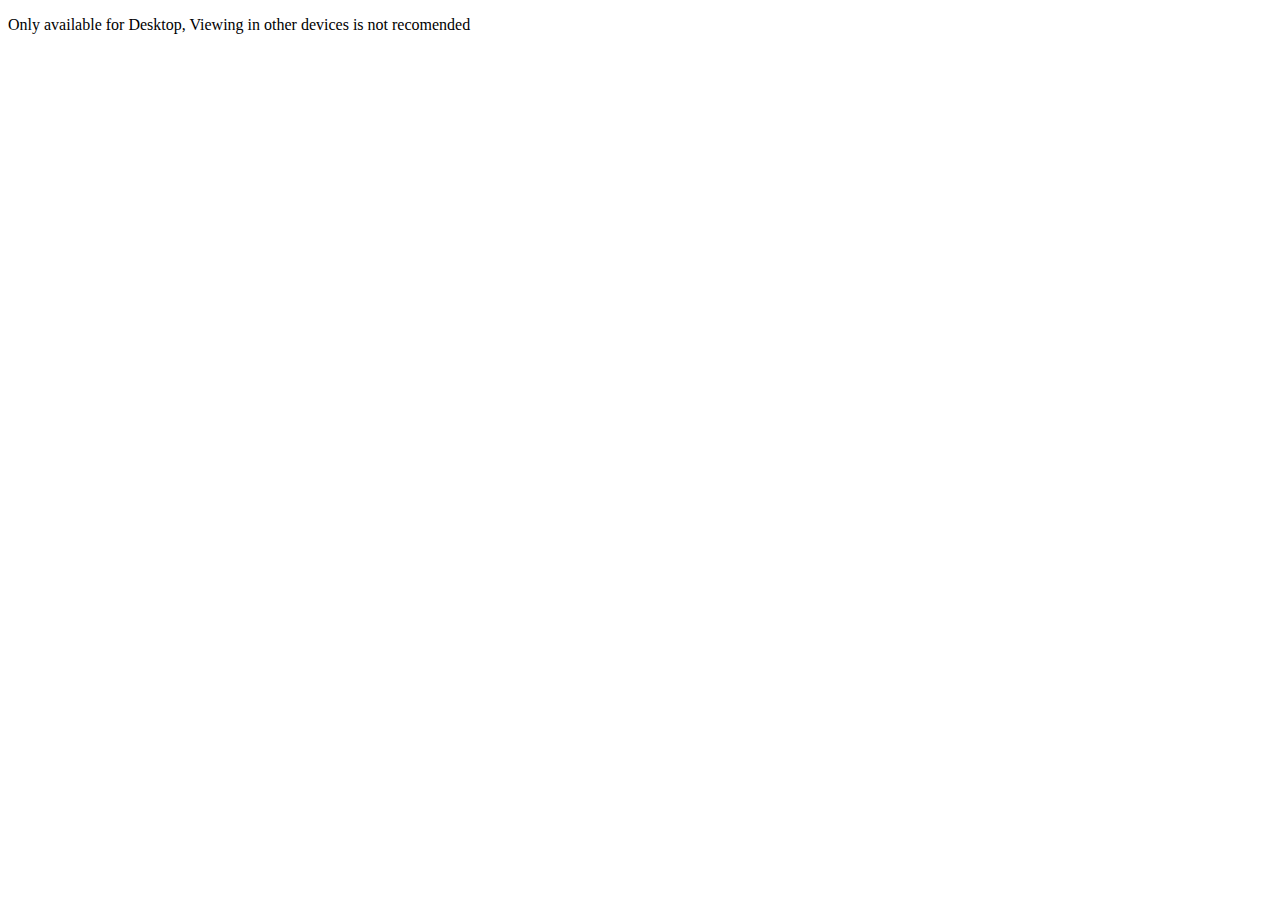
<file: index.html>
<!DOCTYPE html>
<html>
   <head>
      <title>Note</title>
      <meta http-equiv = "refresh" content = "2; url = ./Portfolio.html" />
   </head>
   <body>
        <p>Only available for Desktop, Viewing in other devices is not recomended</p>
   </body>
</html>
</file>
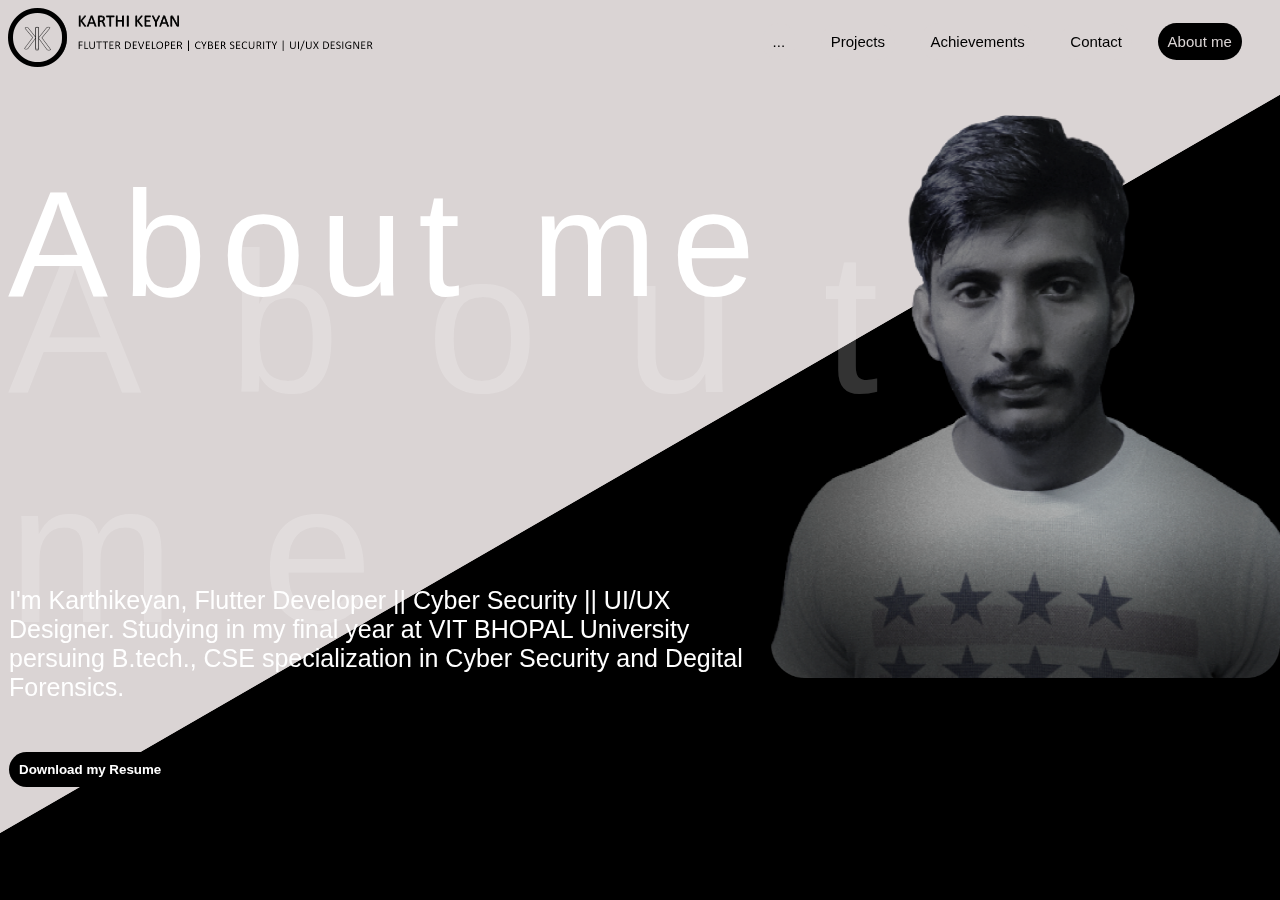
<file: Aboutme.html>
<!DOCTYPE html>

<html>
    <head>
        <meta charset="utf-8">
        <meta name="viewport" content="width=device-width">
        <title></title>
        <link rel="stylesheet" href="style.css">
    </head>
    <body style="color: black;">
        <div class="topnav">
            <section id="firstimage">
                <div class="container">
                  <img src="iCON.png">
                </div>
            </section>
            <section id="contents">
                <a href="Portfolio.html"class="btn" >
                    <div class="rounded_btn">
                        <p>...</p>
                    </div>
                    </a>
                <a href="Projects.html"class="btn">
                    <div class="rounded_btn">
                        <p>Projects</p>
                    </div>
                    </a>
                    <a href="Achievements.html"class="btn">
                        <div class="rounded_btn">
                            <p>Achievements</p>
                        </div>
                    </a>
                    <a href="Contact.html" class="btn">
                        <div class="rounded_btn">
                            <p>Contact</p>
                        </div>
                        </a>
                        <a href="#">
                            <div class="rounded_btn">
                                <p>About me</p>
                            </div>
                            </a>
            </section>
        </div>
        <div>
            <div class="Shadowstatic">
                <p>About me</p>
                
            </div>
    
            <div class="qualificationsstatic">
                <p>About me</p>
                <div class="Storiesstatic">
                    <a>I'm Karthikeyan, Flutter Developer || Cyber Security || UI/UX Designer. Studying in my final year at VIT BHOPAL University persuing B.tech., CSE specialization in Cyber Security and Degital Forensics.</a>
                    <br>
                    <a href="https://drive.google.com/file/d/1YdHaBioRBccwyQMDvZRQ1bgdNQKj4TIa/view?usp=sharing"><button class="card__buttonz" >Download my Resume</button></a>
                </div>
            </div>
            
            
            <div class="triangle-right">
                <img src="Path.png">
            </div>
        </div>
        
            
            
            <div class="triangle-right">
                <img src="Path.png">
            </div>
        </div>
        
        
        

            

       
        <div class="profile">
            <section id="secondimage">
                <div class="imagecontainer">
                  <img src="profile.png">
                </div>
            </section>
        </div>
        

        

       
        
        
    </body>
</html>
</file>
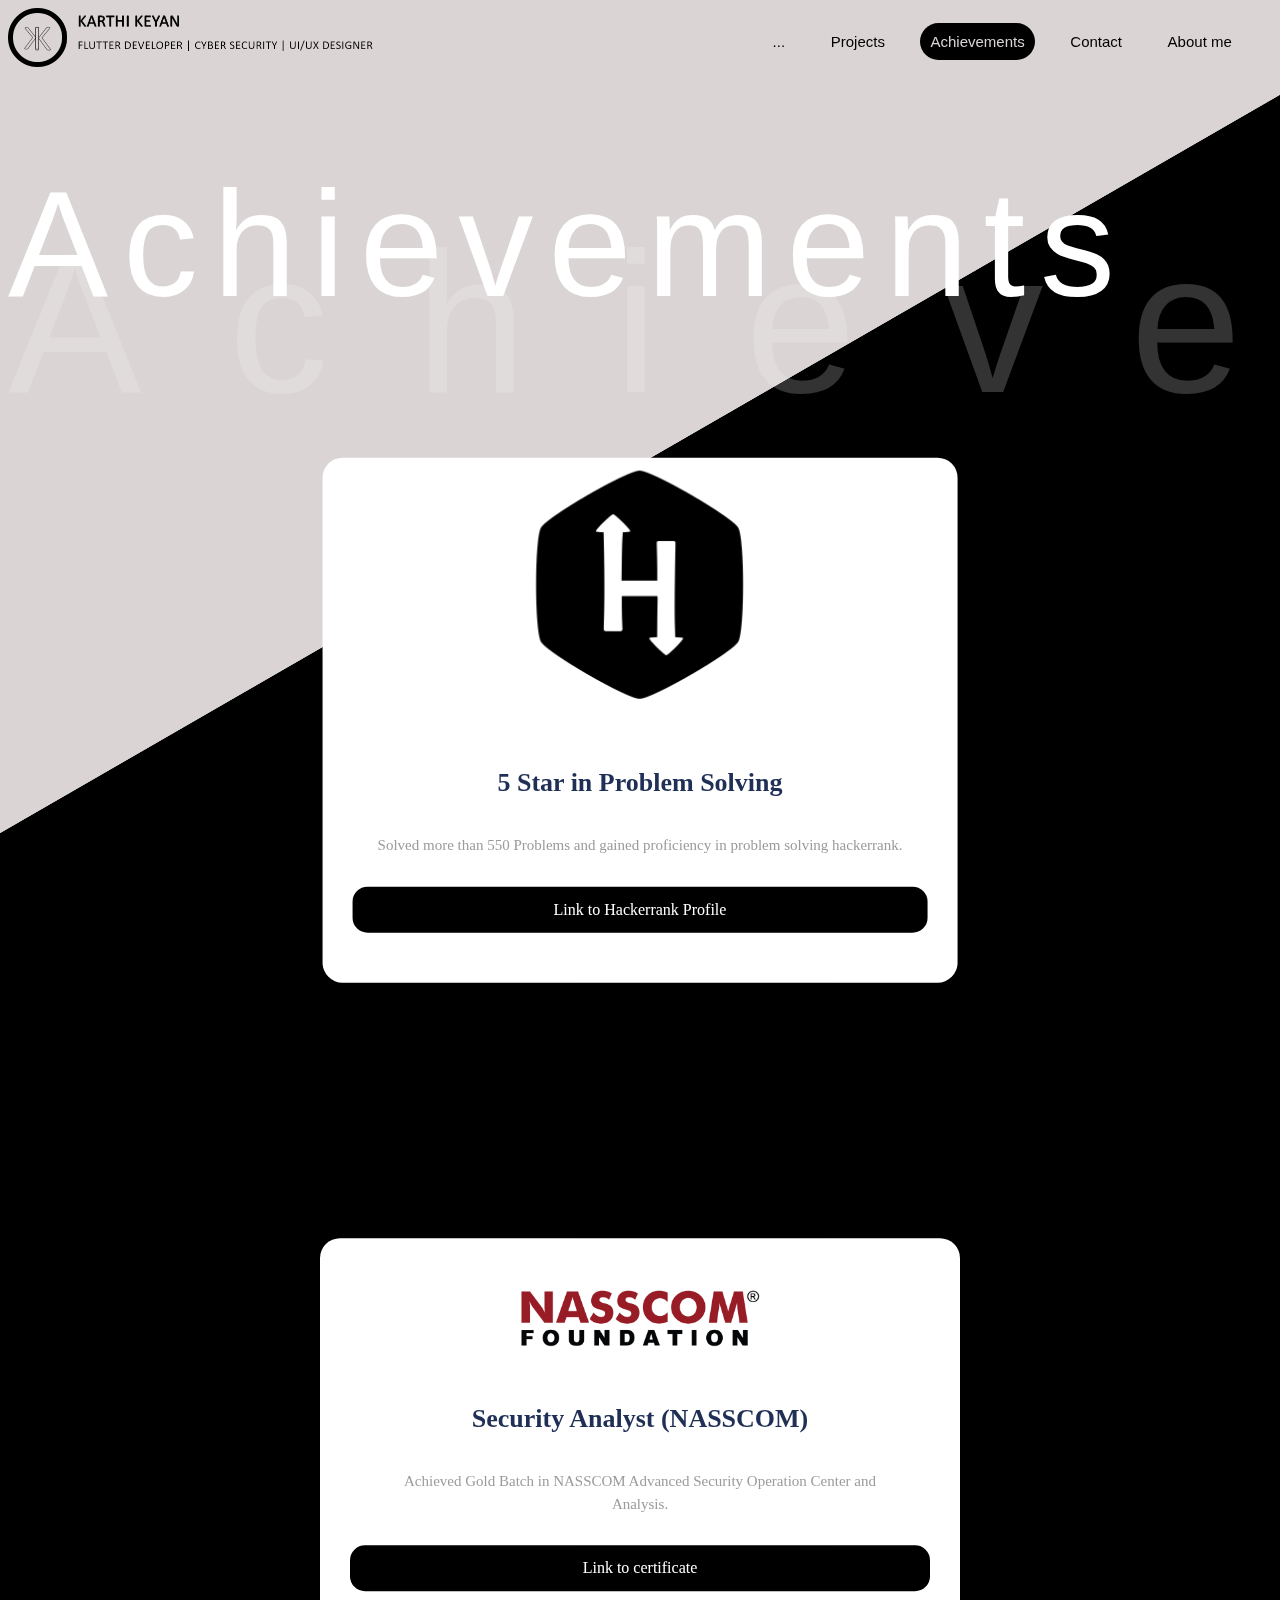
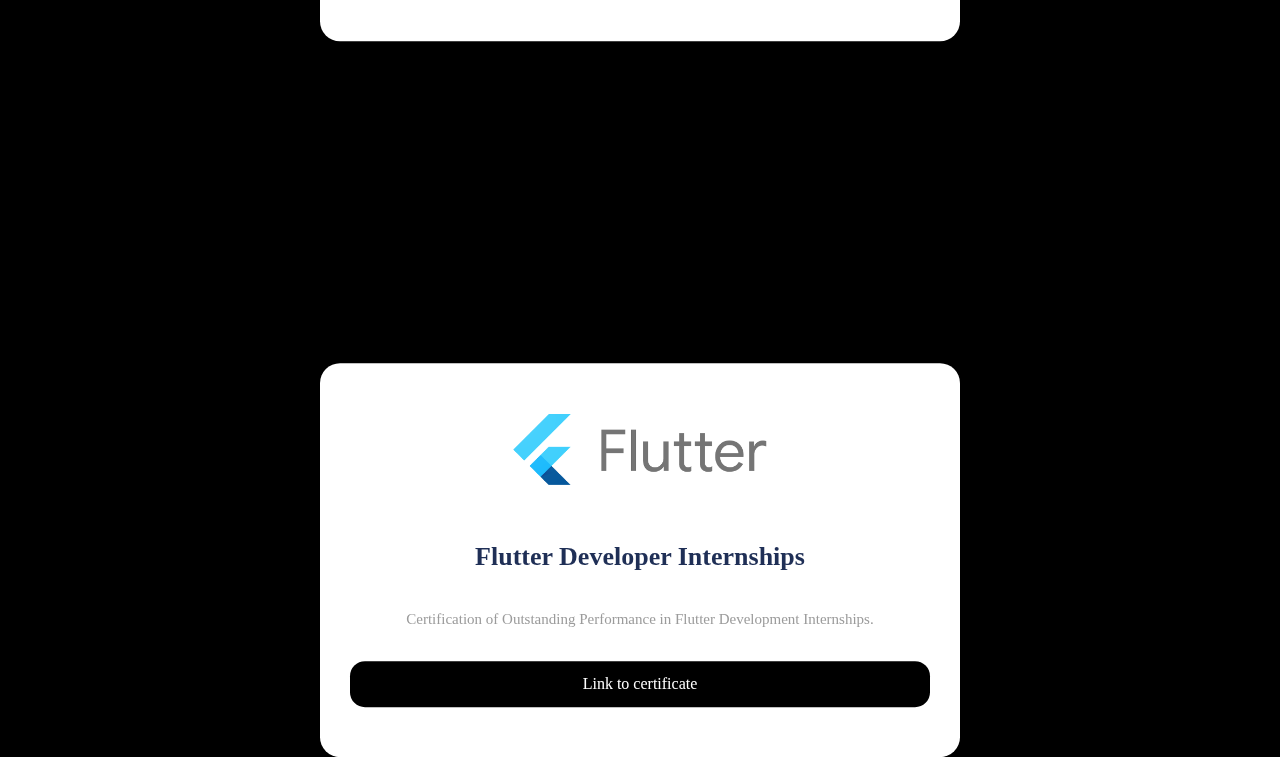
<file: Achievements.html>
<!DOCTYPE html>

<html>
    <head>
        <meta charset="utf-8">
        <meta name="viewport" content="width=device-width">
        <title></title>
        <link rel="stylesheet" href="style.css">
        <link rel="stylesheet" href="https://use.fontawesome.com/releases/v5.5.0/css/all.css" >
<link rel="preconnect" href="https://fonts.gstatic.com">
<link href="https://fonts.googleapis.com/css2?family=Montserrat:wght@300;400;600;700&display=swap" rel="stylesheet">


    </head>
    <body>
        <div class="topnav">
            <section id="firstimage">
                <div class="container">
                  <img src="iCON.png">
                </div>
            </section>
            <section id="contents">
                <a href="Portfolio.html"class="btn" >
                    <div class="rounded_btn">
                        <p>...</p>
                    </div>
                    </a>
                <a href="Projects.html"class="btn">
                    <div class="rounded_btn">
                        <p>Projects</p>
                    </div>
                    </a>
                    <a href="#">
                        <div class="rounded_btn">
                            <p>Achievements</p>
                        </div>
                    </a>
                    <a href="Contact.html" class="btn">
                        <div class="rounded_btn">
                            <p>Contact</p>
                        </div>
                        </a>
                        <a href="Achievements.html"class="btn">
                            <div class="rounded_btn">
                                <p>About me</p>
                            </div>
                            </a>
            </section>
        </div>
        <div>
            <div class="Shadowstatic">
                <p>Achievements</p>
                
            </div>
    
            <div class="qualificationsstatic">
                <p>Achievements</p>
            </div>
            
            
            <div class="triangle-right">
                <img src="Path.png">
            </div>
        </div>
        <div>
         
  
         
          
          
          <div class="triangle-right">
              <img src="Path.png">
          </div>
      </div>
      

        
        
        
        <div class="triangle-right">
            <img src="Path.png">
        </div>
    </div>

        <div class="containers">
            <div class="music_img">
              <img src="hackerrank.png" alt="music image" width="40%" height="40%"/>
            </div>
      
            <div class="text_content">
              <h2>5 Star in Problem Solving</h2>
              <p>
                Solved more than 550 Problems and gained proficiency in problem solving hackerrank.
              </p>
              
            </div>
      
            <div class="payment-options">
              <a href="https://www.hackerrank.com/karthikeyan1908" class="PTP">Link to Hackerrank Profile</a>
            </div>
          </div>
        
          <div class="containers1">
            <div class="music_img" style="padding-top:50px;">
              <img src="nasscom.png" alt="music image" width="40%" height="40%"/>
            </div>
      
            <div class="text_content">
              <h2>Security Analyst (NASSCOM)</h2>
              <p>
                Achieved Gold Batch in NASSCOM Advanced Security Operation Center and Analysis.
              </p>
            </div>
      
            <div class="payment-options">
              <a href="https://drive.google.com/file/d/1x83ZKI1KfrLoZC_7Ej6ymNVCs8jUnsm6/view?usp=sharing" class="PTP">Link to certificate</a>
            </div>
          </div>
          <div class="containers2">
            <div class="music_img" style="padding-top:50px;">
              <img src="flutter.png" alt="music image" width="40%" height="40%"/>
            </div>
      
            <div class="text_content">
              <h2>Flutter Developer Internships</h2>
              <p>
               Certification of Outstanding Performance in Flutter Development Internships.
              </p>
            </div>
            <div class="payment-options">
                <a href="https://drive.google.com/file/d/1ycUR-kfRzF5Jy390c6lvDwV0_Ym9_u57/view?usp=sharing" class="PTP">Link to certificate</a>
              </div>
          </div>
          
          
      
        
        <script src="" async defer></script>
    </body>
</html>
</file>
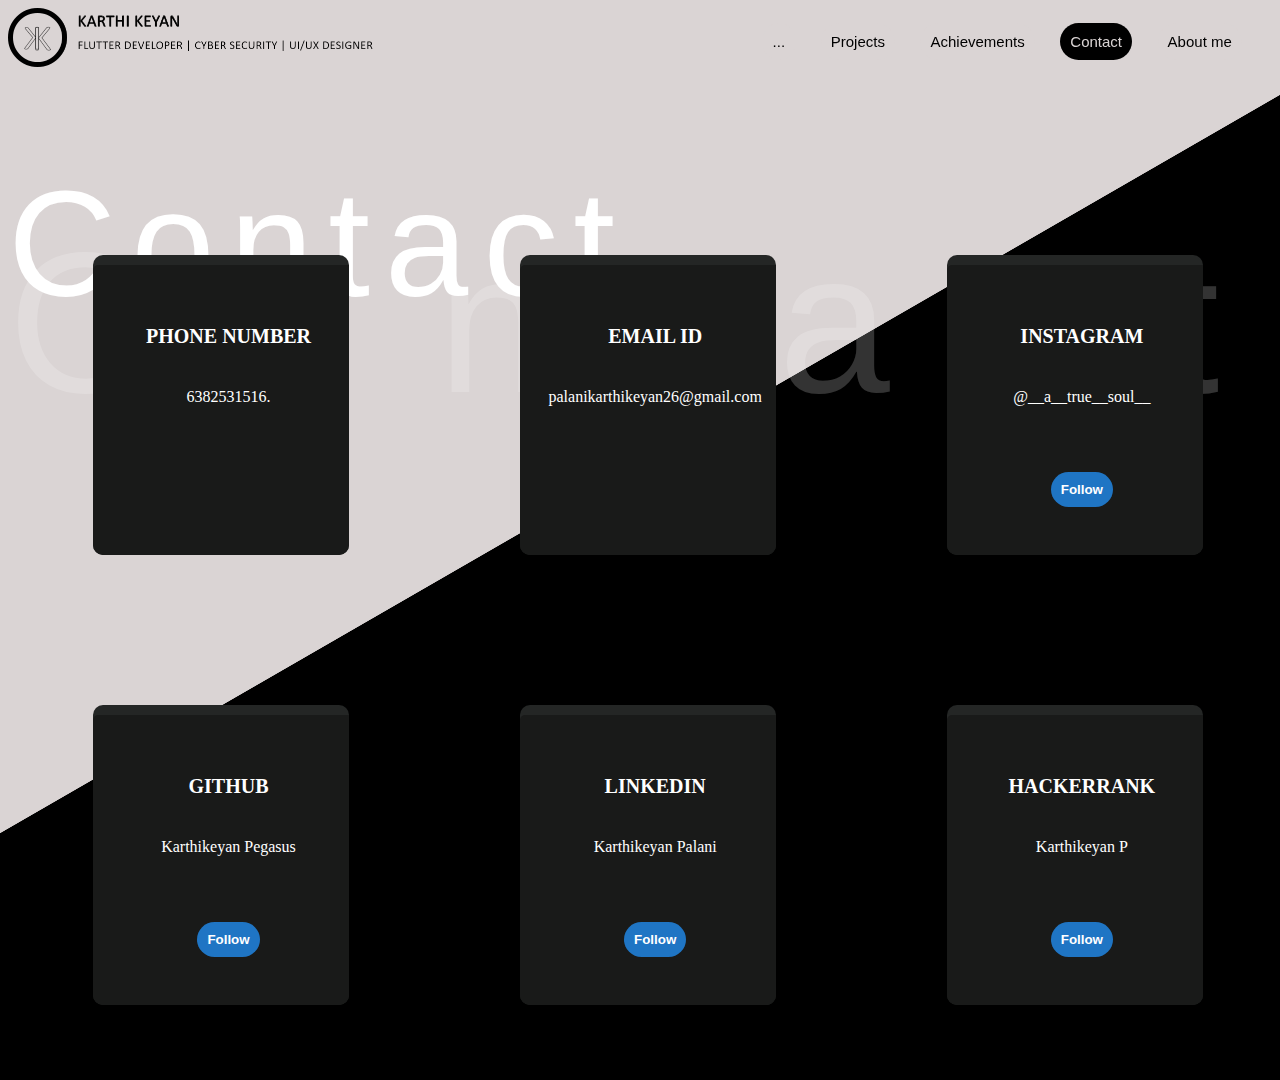
<file: Contact.html>
<!DOCTYPE html>

<html>
    <head>
        <meta charset="utf-8">
        <meta name="viewport" content="width=device-width">
        <title></title>
        <link rel="stylesheet" href="style.css">
        <link rel="stylesheet" href="https://use.fontawesome.com/releases/v5.5.0/css/all.css" >
<link rel="preconnect" href="https://fonts.gstatic.com">
<link href="https://fonts.googleapis.com/css2?family=Montserrat:wght@300;400;600;700&display=swap" rel="stylesheet">


    </head>
    <body>
        <div class="topnav">
            <section id="firstimage">
                <div class="container">
                  <img src="iCON.png">
                </div>
            </section>
            <section id="contents">
                <a href="Portfolio.html"class="btn" >
                    <div class="rounded_btn">
                        <p>...</p>
                    </div>
                    </a>
                <a href="Projects.html"class="btn">
                    <div class="rounded_btn">
                        <p>Projects</p>
                    </div>
                    </a>
                    <a href="Achievements.html"class="btn">
                        <div class="rounded_btn">
                            <p>Achievements</p>
                        </div>
                    </a>
                    <a href="#" >
                        <div class="rounded_btn">
                            <p>Contact</p>
                        </div>
                        </a>
                        <a href="Aboutme.html"class="btn">
                            <div class="rounded_btn">
                                <p>About me</p>
                            </div>
                            </a>
            </section>
        </div>
        <div>
            <div class="Shadowstatic">
                <p>Contact</p>
                
            </div>
    
            <div class="qualificationsstatic">
                <p>Contact</p>
            </div>
            
            
            <div class="triangle-right">
                <img src="Path.png">
            </div>
        </div>
        <div>
         
  
         
          
          
          <div class="triangle-right">
              <img src="Path.png">
          </div>
      </div>
      

        
        
        
        <div class="triangle-right">
            <img src="Path.png">
        </div>
    </div>

    <div class="containering">
        <div class="card__container">
          <div class="card">
            <div class="card__content">
              <h3 class="card__header">Phone number</h3>
              <p class="card__info">6382531516.</p>
              
            </div>
          </div>
          <div class="card">
            <div class="card__content">
              <h3 class="card__header">Email id</h3>
              <p class="card__info">palanikarthikeyan26@gmail.com</p>
              
            </div>
          </div>
          <div class="card">
            <div class="card__content">
              <h3 class="card__header">Instagram</h3>
              <p class="card__info">@__a__true__soul__</p>
              <a href="https://www.instagram.com/__a__true__soul__/"><button class="card__button" >Follow</button></a>
              
            </div>
          </div>
          <div class="card">
            <div class="card__content">
              <h3 class="card__header">Github</h3>
              <p class="card__info">Karthikeyan Pegasus</p>
              <a href="https://github.com/KarthikeyanPegasus"><button class="card__button" >Follow</button></a>
              
            </div>
          </div>
          <div class="card">
            <div class="card__content">
              <h3 class="card__header">LinkedIn</h3>
              <p class="card__info">Karthikeyan Palani</p>
              <a href="https://www.linkedin.com/in/karthikeyan-palani/"><button class="card__button" >Follow</button></a>
              
            </div>
          </div>
          <div class="card">
            <div class="card__content">
              <h3 class="card__header">Hackerrank</h3>
              <p class="card__info">Karthikeyan P</p>
              <a href="https://www.hackerrank.com/karthikeyan1908"><button class="card__button" >Follow</button></a>
              
            </div>
          </div>
        </div>
      </div>
          
          
      
        
        <script src="" async defer></script>
    </body>
</html>
</file>
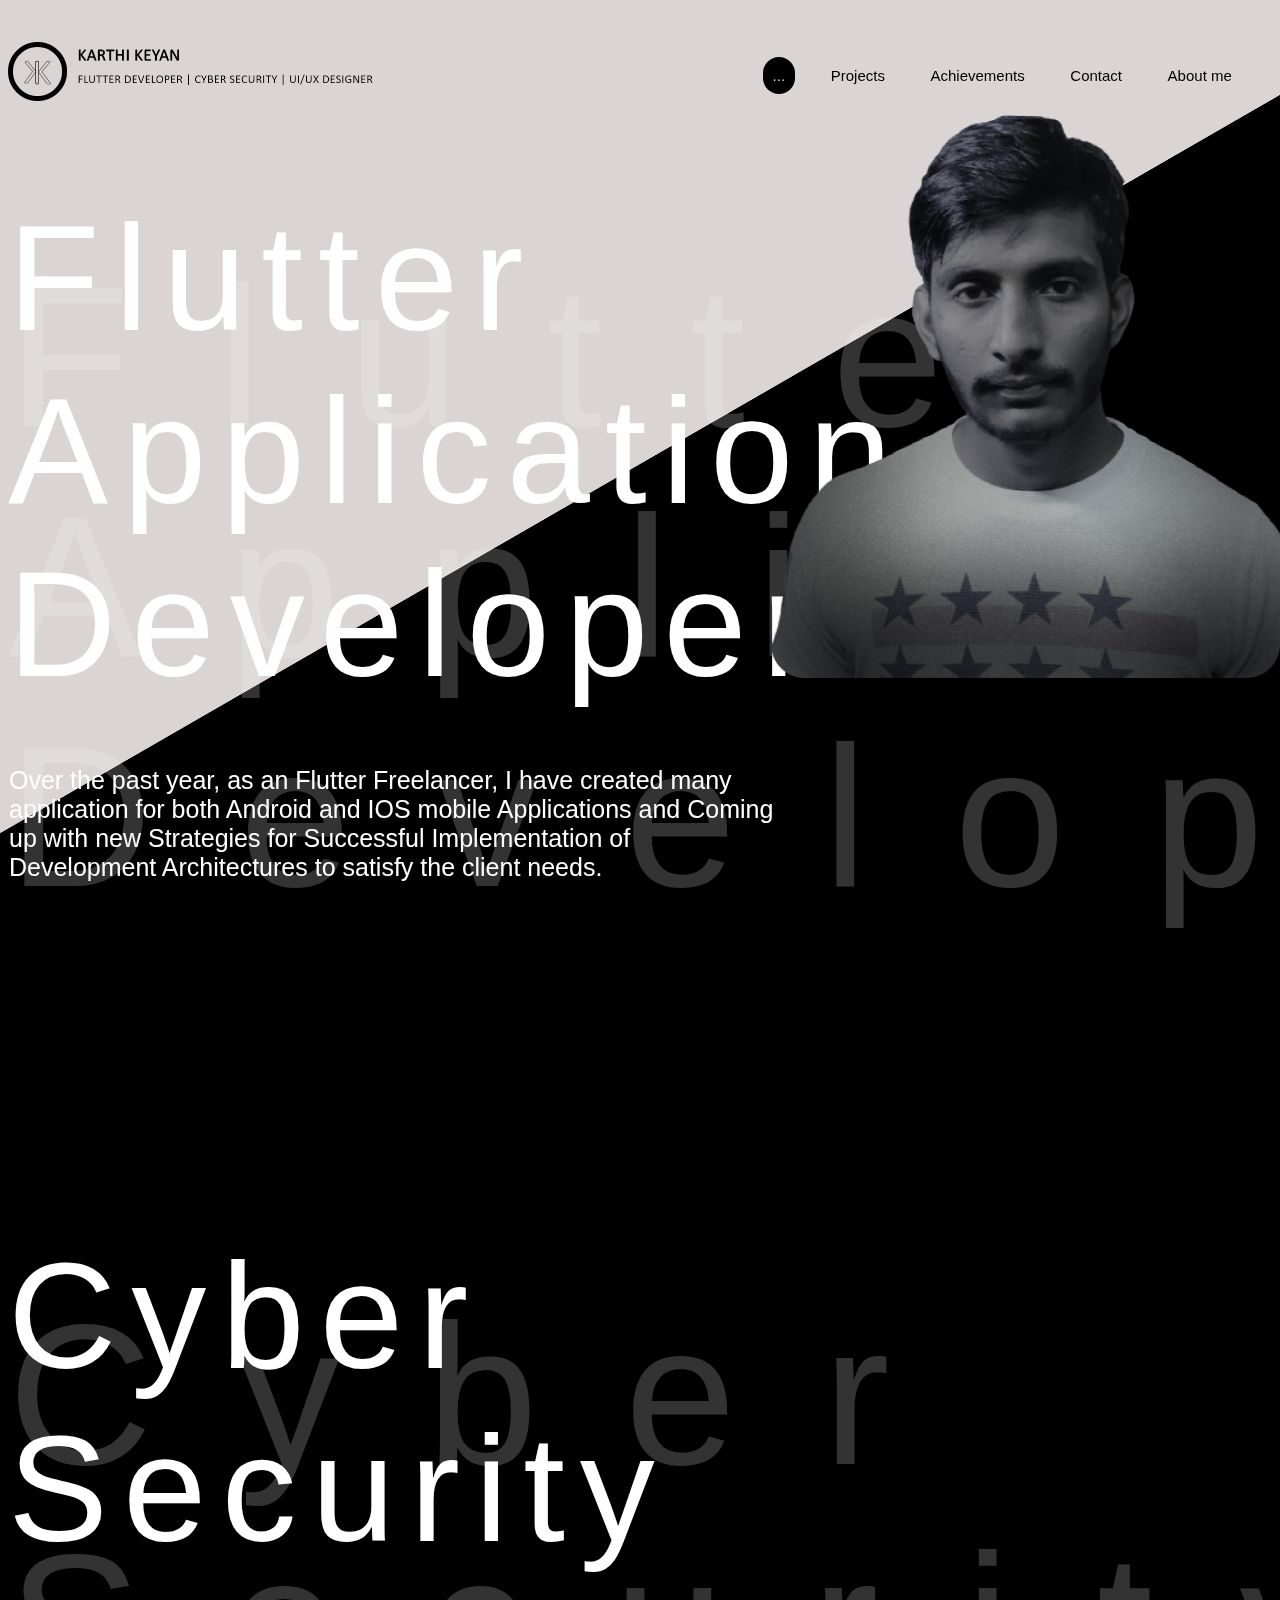
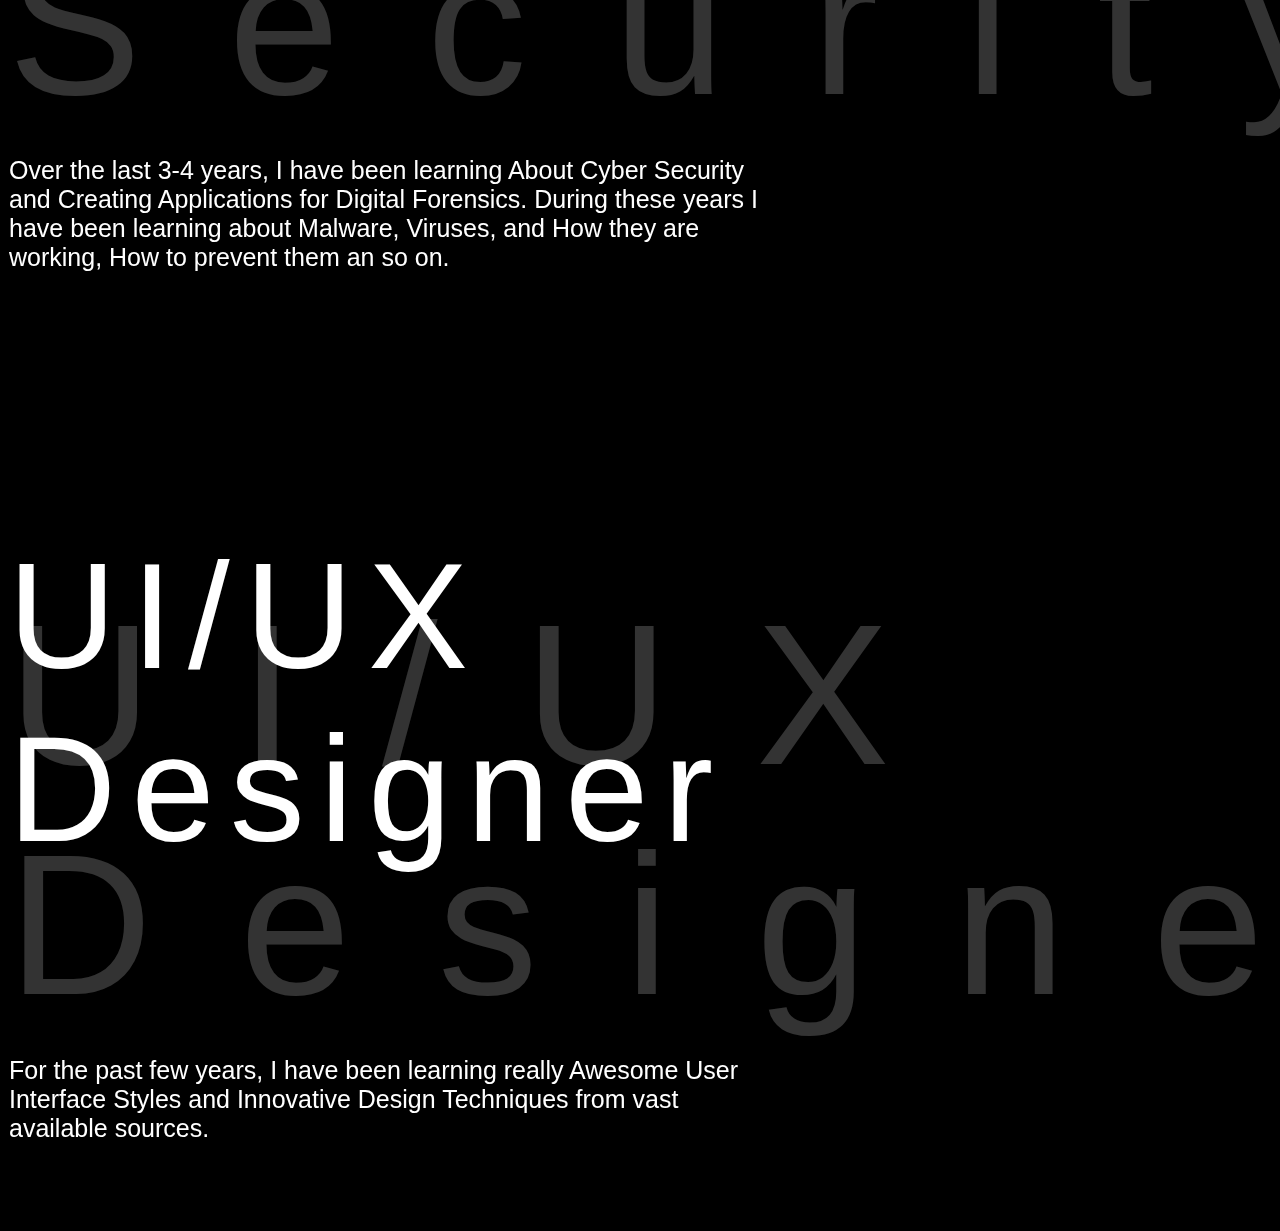
<file: Portfolio.html>
<!DOCTYPE html>

<html>
    <head>
        <meta charset="utf-8">
        <meta name="viewport" content="width=device-width">
        <title></title>
        <link rel="stylesheet" href="style.css">
    </head>
    <body style="color: black;">

        <div class="opener">Loading...</div>

        <div class="topnav">
            <section id="firstimage">
                <div class="container">
                  <img src="iCON.png">
                </div>
            </section>
            <section id="contents">
                <a href="#" >
                    <div class="rounded_btn">
                        <p>...</p>
                    </div>
                    </a>
                <a href="Projects.html"class="btn">
                    <div class="rounded_btn">
                        <p>Projects</p>
                    </div>
                    </a>
                    <a href="Achievements.html"class="btn">
                        <div class="rounded_btn">
                            <p>Achievements</p>
                        </div>
                    </a>
                    <a href="Contact.html" class="btn">
                        <div class="rounded_btn">
                            <p>Contact</p>
                        </div>
                        </a>
                        <a href="Aboutme.html"class="btn">
                            <div class="rounded_btn">
                                <p>About me</p>
                            </div>
                            </a>
            </section>
        </div>

        <div>
            <div class="Shadow">
                <p>Flutter Application Developer</p>
                
            </div>
    
            <div class="qualifications">
                <p>Flutter Application Developer</p>
                <div class="Stories">
                    <a>Over the past year, as an Flutter Freelancer, I have created many application for both Android and IOS mobile Applications and Coming up with new Strategies for Successful Implementation of Development Architectures to satisfy the client needs.</a>
                </div>
            </div>
            
            
            <div class="triangle-right">
                <img src="Path.png">
            </div>
        </div>
        <div>
            <div class="Shadow1">
                <p>Cyber Security</p>
                
            </div>
    
            <div class="qualifications1">
                <p>Cyber Security</p>
                <div class="Stories1">
                    <a>Over the last 3-4 years, I have been learning About Cyber Security and Creating Applications for Digital Forensics. During these years I have been learning about Malware, Viruses, and How they are working, How to prevent them an so on.</a>
                </div>
            </div>
            
            
            <div class="triangle-right">
                <img src="Path.png">
            </div>
        </div>
        <div>
            <div class="Shadow2">
                <p>UI/UX Designer</p>
                
            </div>
    
            <div class="qualifications2">
                <p>UI/UX Designer</p>
                <div class="Stories2">
                    <a>For the past few years, I have been learning really Awesome User Interface Styles and Innovative Design Techniques from vast available sources.  </a>
                    <br><br><br><br>
                </div>
                
            </div>
            
            
            <div class="triangle-right">
                <img src="Path.png">
            </div>
        </div>
        
        
        

            

       
        <div class="profile">
            <section id="secondimage">
                <div class="imagecontainer">
                  <img src="profile.png">
                </div>
            </section>
        </div>
        

        

        <script >
     
        </script>
            
        
        
        
    </body>
</html>
</file>
<file: style.css>
body{
    background-color: black;
    top: 0;
    left: 0;
    padding: 0;
    height: 100%;
    width: 100%;
    overflow-x: hidden;
}

  
#firstimage img {
    max-width: 50%;
    height: auto;
  }
  #secondimage img {
    max-width: 40%;
    height: auto;
    float: right;
    z-index: 100;
  }
.container{
    width:auto;
    margin:auto;
    overflow:hidden;
    height: 100%;
    
    float: left;
    mix-blend-mode: difference;
    
}
.imagecontainer{
    width:auto;
    margin:auto;
    
    height: 100%;
    position: fixed;
    bottom: 0px;
    z-index: 101;
   
}
.triangle-right{
    top: -30%;
    left: 0;
    padding: 0;
    position: fixed;
    z-index: 1;
}
.topnav{
    width: 100%;
    float:left;
    align-items: unset;
    z-index: 102;
    position: fixed;
}


.btn .rounded_btn p{
    padding: 10px;
    background-color: #DAD4D4;
    border-radius: 25px;
   
    mix-blend-mode: difference;
    margin-left: 2%;
    float: left;
    align-content: center;
    font-family: -apple-system, BlinkMacSystemFont, 'Segoe UI', Roboto, Oxygen, Ubuntu, Cantarell, 'Open Sans', 'Helvetica Neue', sans-serif;
    color: #000;
    font-size: 15px;
}
.rounded_btn p{
    padding: 10px;
    background-color:black;
    border-radius: 25px;
    mix-blend-mode: difference;
    margin-left: 2%;
    float: left;
    align-content: center;
    font-family: -apple-system, BlinkMacSystemFont, 'Segoe UI', Roboto, Oxygen, Ubuntu, Cantarell, 'Open Sans', 'Helvetica Neue', sans-serif;
    color:#DAD4D4;
    font-size: 15px;
}


.Shadow p{
   
    color: white;
    position: absolute;
    font-size: 200px;
    width: 60%;
    float: left;
    letter-spacing: 87px;
    opacity: 20%;
    z-index: 101;
    font-family: 'Franklin Gothic Medium', 'Arial Narrow', Arial, sans-serif;
}
.qualifications p{
    color: white;
    position: absolute;
    font-size: 150px;
    width: 60%;
    float: left;
    letter-spacing: 15px;
    opacity: 100%;
    z-index: 101;
    font-family: 'Franklin Gothic Medium', 'Arial Narrow', Arial, sans-serif;
}

.Stories{
    top: 85%;
    color: white;
    position: absolute;
    font-size: 25px;
    width: 60%;
    padding: 1px;
    float: left;
    opacity: 100%;
    z-index: 101;
    font-family: 'Franklin Gothic Medium', 'Arial Narrow', Arial, sans-serif;
}

.Shadow1 p{
   top: 120%;
    color: white;
    position: absolute;
    font-size: 200px;
    width: 60%;
    float: left;
    letter-spacing: 87px;
    opacity: 20%;
    z-index: 101;
    font-family: 'Franklin Gothic Medium', 'Arial Narrow', Arial, sans-serif;
}
.qualifications1 p{
    top: 120%;
    color: white;
    position: absolute;
    font-size: 150px;
    width: 60%;
    float: left;
    letter-spacing: 15px;
    opacity: 100%;
    z-index: 101;
    font-family: 'Franklin Gothic Medium', 'Arial Narrow', Arial, sans-serif;
}

.Stories1{
    top: 195%;

    color: white;
    position: absolute;
    font-size: 25px;
    width: 60%;
    padding: 1px;
    float: left;
    opacity: 100%;
    z-index: 101;
    font-family: 'Franklin Gothic Medium', 'Arial Narrow', Arial, sans-serif;
}
.Shadow2 p{
    top: 220%;
     color: white;
     position: absolute;
     font-size: 200px;
     width: 60%;
     float: left;
     letter-spacing: 87px;
     opacity: 20%;
     z-index: 101;
     font-family: 'Franklin Gothic Medium', 'Arial Narrow', Arial, sans-serif;
 }
 .qualifications2 p{
     top: 220%;
     color: white;
     position: absolute;
     font-size: 150px;
     width: 60%;
     float: left;
     letter-spacing: 15px;
     opacity: 100%;
     z-index: 101;
     font-family: 'Franklin Gothic Medium', 'Arial Narrow', Arial, sans-serif;
 }
 
 .Stories2{
     top: 295%;
     color: white;
     position: absolute;
     font-size: 25px;
     width: 60%;
     padding: 1px;
     float: left;
     opacity: 100%;
     z-index: 101;
     font-family: 'Franklin Gothic Medium', 'Arial Narrow', Arial, sans-serif;
     
 }

 .Shadow3 p{
  top: 300%;
   color: white;
   position: absolute;
   font-size: 200px;
   width: 60%;
   float: left;
   letter-spacing: 87px;
   opacity: 20%;
   z-index: 101;
   font-family: 'Franklin Gothic Medium', 'Arial Narrow', Arial, sans-serif;
}
.qualifications3 p{
   top: 300%;
   color: white;
   position: absolute;
   font-size: 150px;
   width: 60%;
   float: left;
   letter-spacing: 15px;
   opacity: 100%;
   z-index: 101;
   font-family: 'Franklin Gothic Medium', 'Arial Narrow', Arial, sans-serif;
}

.Stories3{
   top: 375%;
   color: white;
   position: absolute;
   font-size: 25px;
   width: 60%;
   padding: 1px;
   float: left;
   opacity: 100%;
   z-index: 101;
   font-family: 'Franklin Gothic Medium', 'Arial Narrow', Arial, sans-serif;
   
}

 .Shadowstatic p{
   
    color: white;
    position: fixed;
    font-size: 200px;
    width: 60%;
    float: left;
    letter-spacing: 87px;
    opacity: 20%;
    z-index: 101;
    font-family: 'Franklin Gothic Medium', 'Arial Narrow', Arial, sans-serif;
}
.qualificationsstatic p{
    color: white;
    position: fixed;
    font-size: 150px;
    width: 60%;
    float: left;
    letter-spacing: 15px;
    opacity: 100%;
    z-index: 101;
    font-family: 'Franklin Gothic Medium', 'Arial Narrow', Arial, sans-serif;
}

.Storiesstatic{
    top: 65%;
    color: white;
    position: fixed;
    font-size: 25px;
    width: 60%;
    padding: 1px;
    float: left;
    opacity: 100%;
    z-index: 101;
    font-family: 'Franklin Gothic Medium', 'Arial Narrow', Arial, sans-serif;
}


  
 .containers {
    display: block;
    margin: auto;
    text-align: center;
    position: absolute;
    z-index: 101;
    top: 80%;
    left: 50%;
    float: left;
    transform: translate(-50%, -50%);
    max-width: 50%;
    background-color: white;
    border-radius: 20px;
    overflow: hidden;
  }
  .containers1 {
    display: block;
    margin: auto;
    text-align: center;
    position: absolute;
    z-index: 101;
    top: 160%;
    left: 50%;
    float: left;
    transform: translate(-50%, -50%);
    max-width: 50%;
    background-color: white;
    border-radius: 20px;
    overflow: hidden;
  }
  .containers2 {
    display: block;
    margin: auto;
    text-align: center;
    position: absolute;
    z-index: 101;
    top: 240%;
    left: 50%;
    float: left;
    transform: translate(-50%, -50%);
    max-width: 50%;
    background-color: white;
    border-radius: 20px;
    overflow: hidden;
  }
  .containers3 {
    display: block;
    margin: auto;
    text-align: center;
    position: absolute;
    z-index: 101;
    top: 320%;
    left: 50%;
    float: left;
    transform: translate(-50%, -50%);
    max-width: 50%;
    background-color: white;
    border-radius: 20px;
    overflow: hidden;
  }
  .containers4 {
    display: block;
    margin: auto;
    text-align: center;
    position: absolute;
    z-index: 101;
    top: 400%;
    left: 50%;
    float: left;
    transform: translate(-50%, -50%);
    max-width: 50%;
    background-color: white;
    border-radius: 20px;
    overflow: hidden;
  }
  .containers5 {
    display: block;
    margin: auto;
    text-align: center;
    position: absolute;
    z-index: 101;
    top: 480%;
    left: 50%;
    float: left;
    transform: translate(-50%, -50%);
    max-width: 50%;
    background-color: white;
    border-radius: 20px;
    overflow: hidden;
  }

  .text_content h2 {
    color: hsl(223, 47%, 23%);
    padding: 30px 0 15px 0;
    font-size: 26px;
    font-weight: 900;
  }
  .text_content p {
    line-height: 1.5;
    color: rgba(153, 153, 153, 0.979);
    padding: 0 55px;
    font-size: 15px;
  }

  .plan {
    display: flex;
    align-items: center;
    background-color:#DAD4D4 ;
    border-radius: 15px;
    margin: 13px 30px 13px 30px;
    padding: 23px;
    justify-content: space-between;
  }
  .plan h6 {
    font-size: larger;
    font-weight: 900;
    color: hsl(223, 47%, 23%);
  }
  .plan p {
    color: rgba(153, 153, 153, 0.979);
    font-size: 16px;
  }
  .PTP {
    display: block;
    background-color: black;
    font-size: 14px;
    padding: 14px;
    margin: 30px;
    border-radius: 15px;
    text-decoration: none;
    color: white;
    font-size: medium;
    font-weight: 500;
    
  }
  .CO {
    text-decoration: none;
    color: rgba(153, 153, 153, 0.979);
    font-size: 13px;
    font-weight: 800;
  }
  .payment-options {
    margin-bottom: 50px;
  }


  

  #content-slider .slider-wrap {
    
    width: 99%;
    margin: 0px auto;
    position:absolute;
    top: 480%;
    z-index: 101;
    text-align: right;
  }
  
  #content-slider .slider-wrap.full {
    width: 100%;
    max-width: 100%;
    text-align: center; 
    border: none;
  }
  
  
  /* --------> Link style */
  #content-slider *:focus {
    outline: 0;
  } 
  
  #content-slider a:hover {
    color: white;
    text-decoration: underline;
  }
  
  #content-slider a:focus {
    outline: thin dotted #333;
    outline: 5px auto -webkit-focus-ring-color;
    outline-offset: -2px;
  }
  
  #content-slider a:hover,
  #content-slider a:active {
    outline: 0;
  }
  
  /* -------> Responsive images (ensure images don't scale beyond their parents) */
  #content-slider img {
    width: 100%;
    height: 100%;
    -o-object-fit: cover;
    object-fit: cover;
    vertical-align: middle;
    border: 0;
  }
  
  /* -------> Main */
  #content-slider .slider {
    overflow: hidden;
    width: 100%;
    height: 35rem;
    margin: 0 auto;       
  
    position: relative;               
  }
  
  #content-slider .slider-inner {
    width: 500%;          
    line-height: 0;
    display: flex;
    height: 100%;
  
    animation: 30s slidy infinite;
    transition: all 2s ease-in-out; 
  }
  
  #content-slider .slider-main-title {
    text-align: center;
    font-weight: 700;
    font-size: 2rem;          
    line-height: 3rem;
    color: white;
    text-transform: uppercase;
    margin: 1rem 0;
  }
  
  #content-slider .slider .slider-head {
    position: absolute;
    z-index: 12;
    width: 40%;
    height: auto;
    display: inline-block;
    background: rgba(0, 0, 0, 0.5);
    padding: 1rem 1rem;
    margin: 1rem 0 0 1rem;
    overflow: hidden;
  
    transition: all 0.5s ease-in-out; 
  }
  
  #content-slider .slider-thumb .slider-head {
    position: absolute;
    z-index: 12;                      
    top: 0;
    right: 0;
    width: auto;
    height: auto;  
    text-align: right;
    margin: .5rem .5rem 0 0;
    opacity: 1;
    overflow: hidden;
  
    transition: all 0.5s ease-in-out;
  }
  
  /* -------> Article */
  #content-slider .slider h2,
  #content-slider .slider-thumb h2 {
    color: #fff;
    text-transform: uppercase;
    padding: 0;
    margin: 0;
    font-weight: 700;
    line-height: 1.2;
  }
  
  #content-slider .slider p,
  #content-slider .slider-thumb p {
    color: #fffefe;
    padding: 0;
    margin: 0 0 1rem;
    opacity: .8;
    line-height: 1.2;
  }
  
  #content-slider .slider a,
  #content-slider .slider-thumb a {
    font-weight: 700;
    color: white;
    text-decoration: none;
    line-height: 1.2;
  }
  
  /* -------> Article IMg Slider */
  #content-slider .slider h1 { font-size: 1.5rem; line-height: 1.2; }
  
  #content-slider .slider p { font-size: 1.2rem; line-height: 1.2; }
  
  #content-slider .slider a { font-size: 1rem; line-height: 1.2; }
  
  /* -------> Article IMg Prev */
  #content-slider .slider-thumb h2 { font-size: 1rem; line-height: 1.2; }
  
  #content-slider .slider-thumb p { font-size: .875rem; line-height: 1.2; }
  
  #content-slider .slider-thumb a { font-size: .75rem; line-height: 1.2; }
  
  
  /* -------> Main Img */
  #content-slider figure {
    margin: 0;
    padding: 0;
    width: 20%;
    cursor: pointer;
  
    transition: all 2s ease-in-out; 
  }
  
  #content-slider figure img {
    width: 100%;
    position: relative;
  }   
  
  /* -------> Max contrls img preview */ 
  #content-slider .slider-thumb {
    width: 25%;
    margin: 35rem 0% 0 0%;
    text-align: center;
    display: block;
    z-index: 1000;
    cursor: pointer;
    position: absolute;
  }
  
  #content-slider .slider-thumb:after {
    content: '';
    position: absolute;
    top: 0;
    left: 0;
    right: 0;
    bottom: 0;
    background: #000;
    opacity: .55;
    transition: all .2s ease-in-out;
  }
  
  #content-slider .slider-thumb:hover:after {
    opacity: 0;
  }
  
  #thumb-1 { left: 0; }
  #thumb-2 { left: 25%; }
  #thumb-3 { left: 50%; }
  #thumb-4 { left: 75%; }
  
  #content-slider input[type='radio'] {           
    width: 10px;
    height: 10px;
    position: absolute;
    display: none;
  }
  
  #content-slider .slider-arrow-control {                   
    position: absolute;
    left: 0;
    z-index: 15;          
    top: 0%;
    width: 100%;
    height: 3.125rem;
    top: 50%;
    transform: translateY(-50%);
  }
  
  #content-slider .slider-dot {
    width: 9px;
    height: 9px;
    margin: 0 2px;
    text-align: center;
    display: inline-block;
    position: relative;
    z-index: 1000;
    cursor: pointer;
    border-radius: 100%;
    border: 2px solid white;
    background: white;
  
    transition: all 0.3s ease-in-out; 
  }
  
  #content-slider .slider-dot-control {
    padding: 1rem 0;
    width: 100%;
    bottom: 0;
    z-index: 10;
    position: absolute;
    text-align: center;
    background: rgba(0, 0, 0, 0.7);
    font-size: 0;
    line-height: 0;
  }   
  
  #content-slider .slider-dot-control>label:hover { 
    width: 9px; 
    height: 9px; 
    background: #FFF; 
    border: 1px solid #00ABFA; 
  }     
  
  
  /* -------> Controls */ 
  
  
  #input-1:checked ~ .slider .slider-inner { margin-left: 0%;   }
  #input-2:checked ~ .slider .slider-inner { margin-left:-100%; }
  #input-3:checked ~ .slider .slider-inner { margin-left:-200%; }
  #input-4:checked ~ .slider .slider-inner { margin-left:-300%; }
  #input-5:checked ~ .slider .slider-inner { margin-left:-400%; }
  
  
  #input-1:checked ~ .slider-dot-control>label:nth-child(1) { opacity: 1; background: #fff; }
  #input-2:checked ~ .slider-dot-control>label:nth-child(2) { opacity: 1; background: #fff; }
  #input-3:checked ~ .slider-dot-control>label:nth-child(3) { opacity: 1; background: #fff; }
  #input-4:checked ~ .slider-dot-control>label:nth-child(4) { opacity: 1; background: #fff; }
  
  
  #input-1:checked ~ #thumb-1:after { opacity: 0; }
  #input-2:checked ~ #thumb-2:after { opacity: 0; }
  #input-3:checked ~ #thumb-3:after { opacity: 0; }
  #input-4:checked ~ #thumb-4:after { opacity: 0; }
  
  
  .slider-arrow-control>label:nth-child(2) {
    width: 3.125rem;
    height: 3.125rem;
    top: 50%;
    margin-top: -1.5625rem;
    display: inline-block;
    position: relative;           
    cursor: pointer;
  }
  
  #input-1:checked ~ .slider-arrow-control>label:nth-child(2),
  #input-2:checked ~ .slider-arrow-control>label:nth-child(3),
  #input-3:checked ~ .slider-arrow-control>label:nth-child(4),
  #input-4:checked ~ .slider-arrow-control>label:nth-child(1),
  #input-5:checked ~ .slider-arrow-control>label:nth-child(1),
  #input-1:checked ~ .slider-arrow-control>label:nth-child(4),
  #input-2:checked ~ .slider-arrow-control>label:nth-child(1),
  #input-3:checked ~ .slider-arrow-control>label:nth-child(2),
  #input-4:checked ~ .slider-arrow-control>label:nth-child(3) {
    width: 3.125rem;
    height: 3.125rem;
    top: 50%;
    margin-top: -1.5625rem;
    display: inline-block;
    position: relative;           
    cursor: pointer;
  }
  
  #input-1:checked ~ .slider-arrow-control>label:nth-child(2):after,
  #input-2:checked ~ .slider-arrow-control>label:nth-child(3):after,
  #input-3:checked ~ .slider-arrow-control>label:nth-child(4):after,
  #input-4:checked ~ .slider-arrow-control>label:nth-child(1):after,
  #input-5:checked ~ .slider-arrow-control>label:nth-child(1):after,
  #input-1:checked ~ .slider-arrow-control>label:nth-child(4):after,
  #input-2:checked ~ .slider-arrow-control>label:nth-child(1):after,
  #input-3:checked ~ .slider-arrow-control>label:nth-child(2):after,
  #input-4:checked ~ .slider-arrow-control>label:nth-child(3):after {
    font-family: "Font Awesome 5 Free";
    font-weight: 900;
    font-size: 2.125rem;
    line-height: 3.125rem;
    color: #00ABFA;
    position: absolute;
    top: 0;
    left: 0;
    text-align: center;
    width: 3.125rem;
    background: rgba(0,0,0,.5);
  }
  
  #input-1:checked ~ .slider-arrow-control>label:nth-child(2),  
  #input-2:checked ~ .slider-arrow-control>label:nth-child(3), 
  #input-3:checked ~ .slider-arrow-control>label:nth-child(4), 
  #input-4:checked ~ .slider-arrow-control>label:nth-child(1) {       
    float: right;
    right: 0;                      
  }
  
  #input-1:checked ~ .slider-arrow-control>label:nth-child(2):after,  
  #input-2:checked ~ .slider-arrow-control>label:nth-child(3):after, 
  #input-3:checked ~ .slider-arrow-control>label:nth-child(4):after, 
  #input-4:checked ~ .slider-arrow-control>label:nth-child(1):after {
    content: "\f054";                     
  }
  
  #input-1:checked ~ .slider-arrow-control>label:nth-child(4),
  #input-2:checked ~ .slider-arrow-control>label:nth-child(1),
  #input-3:checked ~ .slider-arrow-control>label:nth-child(2),
  #input-4:checked ~ .slider-arrow-control>label:nth-child(3) {   
    float: left;
    left: 0;           
  }
  
  #input-1:checked ~ .slider-arrow-control>label:nth-child(4):after,
  #input-2:checked ~ .slider-arrow-control>label:nth-child(1):after,
  #input-3:checked ~ .slider-arrow-control>label:nth-child(2):after,
  #input-4:checked ~ .slider-arrow-control>label:nth-child(3):after {
    content: "\f053";
  }
  
  /*#thumb-1:focus ~ .slider-inner { margin-left: 0%;   }
  #thumb-2:focus ~ .slider-inner { margin-left:-100%; }
  #thumb-3:focus ~ .slider-inner { margin-left:-200%; }
  #thumb-4:focus ~ .slider-inner { margin-left:-300%; }
  #thumb-5:focus ~ .slider-inner { margin-left:-400%; }*/
  
  #content-slider input:checked ~ .slider-inner {
    animation: none;         
  }
  #content-slider input:hover ~ .slider-inner, 
  #content-slider label:hover ~ .slider-inner {
    animation-play-state: paused;
  }
  #content-slider input:hover ~ .slider-inner, 
  #content-slider label:hover ~ .slider-inner {
    animation-play-state: paused;
  }
  #content-slider span:focus ~ .slider-inner {
    animation: none;         
  }
  #content-slider span:hover ~ .slider-inner {
    animation-play-state: paused;
  }


  .containering {
    top: 20%;
    position: absolute;
    width: 100%;
    z-index: 101;
    height: 100vh;
   
 }
  .card {
    width: 60%;
    height: 80%;
    max-height: 300px;
    padding: auto;
    text-align: center;
    background: #242625;
    border-radius: 10px;
    overflow: hidden;
 }
  .card__container {
    display: grid;
    width: 100%;
    height: 100%;
    grid-template-columns: 1fr 1fr 1fr;
    align-items: center;
    justify-items: center;
    color: white;
 }
  .card__content {
    width: 90%;
    height: 95%;
    background: #191a19;
    margin: 10px auto;
    border-radius: 5px;
    padding: 20px;
    cursor: pointer;
    
    transition: 0.3s all ease-in-out;
 }
  .card__content:hover {
    margin-top: -10px;
 }
  .card__header {
    text-transform: uppercase;
    font-size: 20px;
    margin: 40px auto;
 }
  .card__button {
    padding: 10px;
    border-radius: 50px;
    background: #1f75c4;
    color: white;
    font-weight: bold;
    cursor: pointer;
    border: none;
    margin: 50px auto;
 }
 .card__buttonz {
  padding: 10px;
  border-radius: 50px;
  background: black;
  color: white;
  font-weight: bold;
  cursor: pointer;
  border: none;
  margin: 50px auto;
}
.opener {
  width: 100%;
  height: 100%;
  margin: 0;
  padding: 0;
}

.opener {
  opacity: 0;
  background-color: rgb(0, 0, 0);
  color: white;
  text-align: center;
  font-size: 30px;
  animation: fadeIn 5s forwards;
}

@keyframes fadeOut {
  from {
    opacity: 1;
  }
  to {
    opacity: 0;
  }
}

@keyframes fadeIn {
  to {
    opacity: 1;
  }
}
</file>
